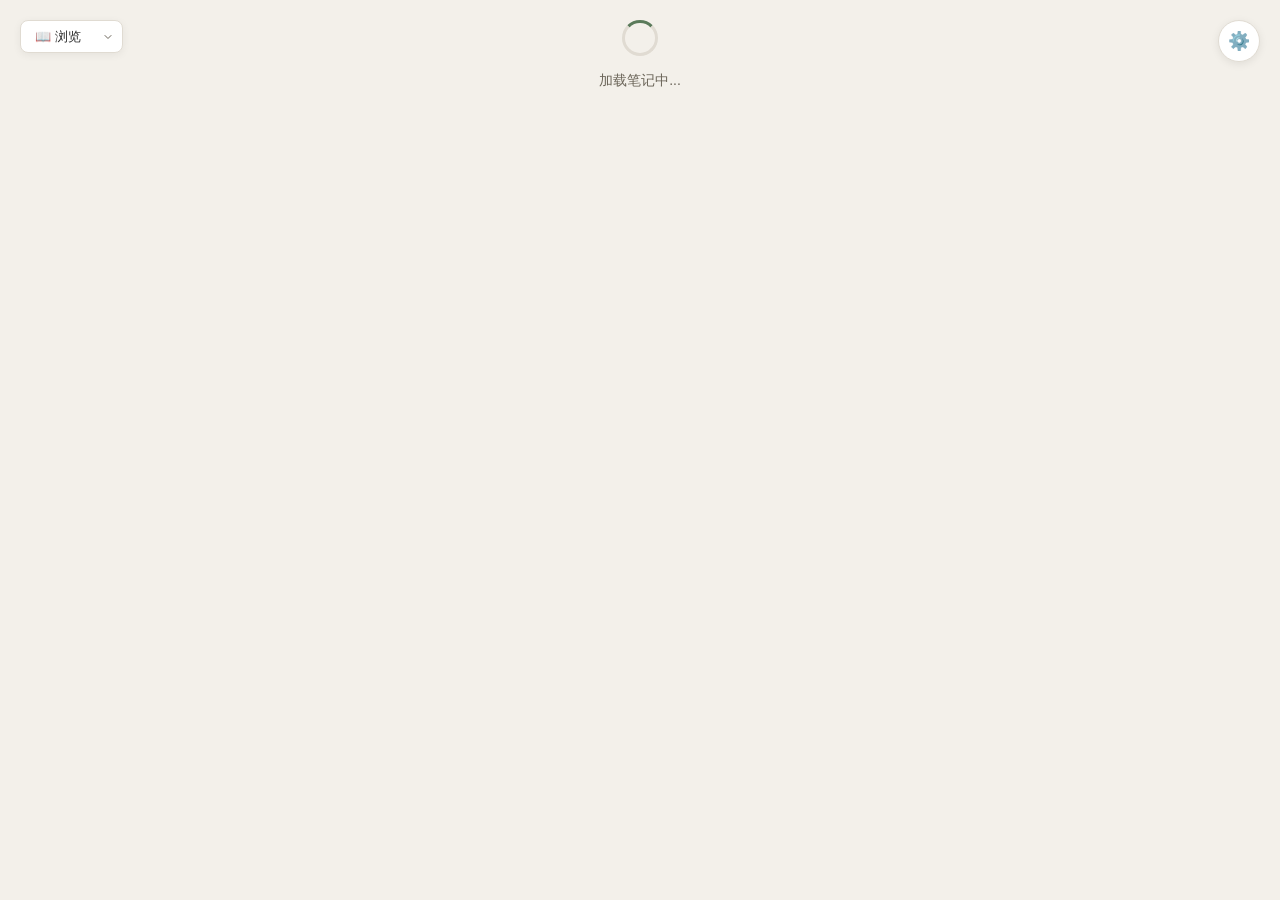
<file: newtab/index.html>
<!DOCTYPE html>
<html lang="zh-CN">
<head>
  <meta charset="UTF-8" />
  <meta name="viewport" content="width=device-width, initial-scale=1.0" />
  <title>新标签页</title>
  <link rel="stylesheet" href="style.css" />
</head>
<body>

  <!-- ========== 模式切换 ========== -->
  <div class="mode-select-wrap">
    <select id="modeSelect">
      <option value="browse">📖 浏览</option>
      <option value="qa">🤔 问答</option>
      <option value="choice">📝 选择题</option>
    </select>
  </div>

  <!-- ========== 加载状态 ========== -->
  <div id="state-loading" class="state active">
    <div class="spinner"></div>
    <p class="state-hint">加载笔记中...</p>
  </div>

  <!-- ========== 笔记展示 ========== -->
  <div id="state-display" class="state">
    <div class="state-scroll">
      <div class="card" id="card">
        <div class="card-quote-mark">"</div>
        <p class="card-content" id="noteContent"></p>
        <div class="card-source" id="noteSource"></div>
        <div class="actions">
          <button class="btn" id="btnCopy" title="复制笔记">
            <svg width="18" height="18" viewBox="0 0 24 24" fill="none" stroke="currentColor" stroke-width="2" stroke-linecap="round" stroke-linejoin="round"><rect x="9" y="9" width="13" height="13" rx="2" ry="2"/><path d="M5 15H4a2 2 0 0 1-2-2V4a2 2 0 0 1 2-2h9a2 2 0 0 1 2 2v1"/></svg>
            复制
          </button>
          <button class="btn" id="btnPrev" title="上一条">
            <svg width="18" height="18" viewBox="0 0 24 24" fill="none" stroke="currentColor" stroke-width="2" stroke-linecap="round" stroke-linejoin="round"><polyline points="15 18 9 12 15 6"/></svg>
            上一条
          </button>
          <button class="btn btn-primary" id="btnNext" title="下一条">
            <svg width="18" height="18" viewBox="0 0 24 24" fill="none" stroke="currentColor" stroke-width="2" stroke-linecap="round" stroke-linejoin="round"><polyline points="9 18 15 12 9 6"/></svg>
            下一条
          </button>
          <button class="btn btn-danger" id="btnDelete" title="删除此笔记">
            <svg width="18" height="18" viewBox="0 0 24 24" fill="none" stroke="currentColor" stroke-width="2" stroke-linecap="round" stroke-linejoin="round"><polyline points="3 6 5 6 21 6"/><path d="M19 6v14a2 2 0 0 1-2 2H7a2 2 0 0 1-2-2V6m3 0V4a2 2 0 0 1 2-2h4a2 2 0 0 1 2 2v2"/></svg>
            删除
          </button>
        </div>
      </div>
    </div>
    <div class="footer-info" id="footerInfo"></div>
    <div id="coverage-browse" class="coverage-panel"></div>
  </div>

  <!-- ========== 空状态 ========== -->
  <div id="state-empty" class="state">
    <div class="empty-icon">
      <svg width="64" height="64" viewBox="0 0 24 24" fill="none" stroke="currentColor" stroke-width="1.2" stroke-linecap="round" stroke-linejoin="round"><path d="M2 3h6a4 4 0 0 1 4 4v14a3 3 0 0 0-3-3H2z"/><path d="M22 3h-6a4 4 0 0 0-4 4v14a3 3 0 0 1 3-3h7z"/></svg>
    </div>
    <h2 class="empty-title">还没有笔记</h2>
    <p class="empty-desc">导入你的微信读书笔记，开始在新标签页中回顾它们。</p>
    <a href="#" class="btn btn-primary" id="goToSettings">去导入笔记 →</a>
  </div>

  <!-- ========== 全被排除状态 ========== -->
  <div id="state-empty-filtered" class="state">
    <div class="empty-icon">
      <svg width="64" height="64" viewBox="0 0 24 24" fill="none" stroke="currentColor" stroke-width="1.2" stroke-linecap="round" stroke-linejoin="round"><line x1="4" y1="21" x2="4" y2="14"/><line x1="4" y1="10" x2="4" y2="3"/><line x1="12" y1="21" x2="12" y2="12"/><line x1="12" y1="8" x2="12" y2="3"/><line x1="20" y1="21" x2="20" y2="16"/><line x1="20" y1="12" x2="20" y2="3"/><line x1="1" y1="14" x2="7" y2="14"/><line x1="9" y1="8" x2="15" y2="8"/><line x1="17" y1="16" x2="23" y2="16"/></svg>
    </div>
    <h2 class="empty-title">所有笔记已被排除</h2>
    <p class="empty-desc">当前导入的笔记所属的书籍已被全部排除。前往设置调整排除列表。</p>
    <a href="#" class="btn btn-primary" id="goToSettingsFiltered">调整设置 →</a>
  </div>

  <!-- ========== QA 模式 ========== -->
  <div id="state-qa" class="state">
    <div class="state-scroll">
      <div class="qa-card">
        <div class="qa-source" id="qaSource"></div>
        <div class="qa-question" id="qaQuestion"></div>
        <button class="btn" id="qaShowAnswer" style="display:none;">点击展示答案</button>
        <div class="qa-answer" id="qaAnswer" style="display:none;"></div>
        <div class="qa-feedback" id="qaFeedback" style="display:none;"></div>
        <div class="actions">
          <button class="btn" id="qaPrev">上一条</button>
          <button class="btn btn-primary" id="qaNext">下一条</button>
        </div>
      </div>
    </div>
    <div id="coverage-qa" class="coverage-panel"></div>
  </div>

  <!-- ========== 选择题模式 ========== -->
  <div id="state-choice" class="state">
    <div class="state-scroll">
      <div class="qa-card">
        <div class="qa-source" id="choiceSource"></div>
        <div class="qa-question" id="choiceQuestion"></div>
        <div class="choice-options" id="choiceOptions"></div>
        <div class="choice-result" id="choiceResult" style="display:none;"></div>
        <div class="actions">
          <button class="btn" id="choicePrev">上一条</button>
          <button class="btn btn-primary" id="choiceNext">下一条</button>
        </div>
      </div>
    </div>
    <div id="coverage-choice" class="coverage-panel"></div>
  </div>

  <!-- ========== 所有数据源已关闭 ========== -->
  <div id="state-all-off" class="state">
    <div class="empty-card">
      <div class="empty-icon">🔇</div>
      <h2>所有数据源已关闭</h2>
      <p>前往设置页开启至少一个数据源</p>
      <a href="#" class="btn btn-primary" id="goToSettingsFromEmpty">前往设置</a>
    </div>
  </div>

  <!-- ========== Toast 通知 ========== -->
  <div id="toast" class="toast"></div>

  <!-- ========== 设置按钮 ========== -->
  <a href="#" class="settings-fab" id="fabSettings">⚙️</a>

  <script src="qa-mode.js"></script>
  <script src="app.js"></script>
</body>
</html>
</file>
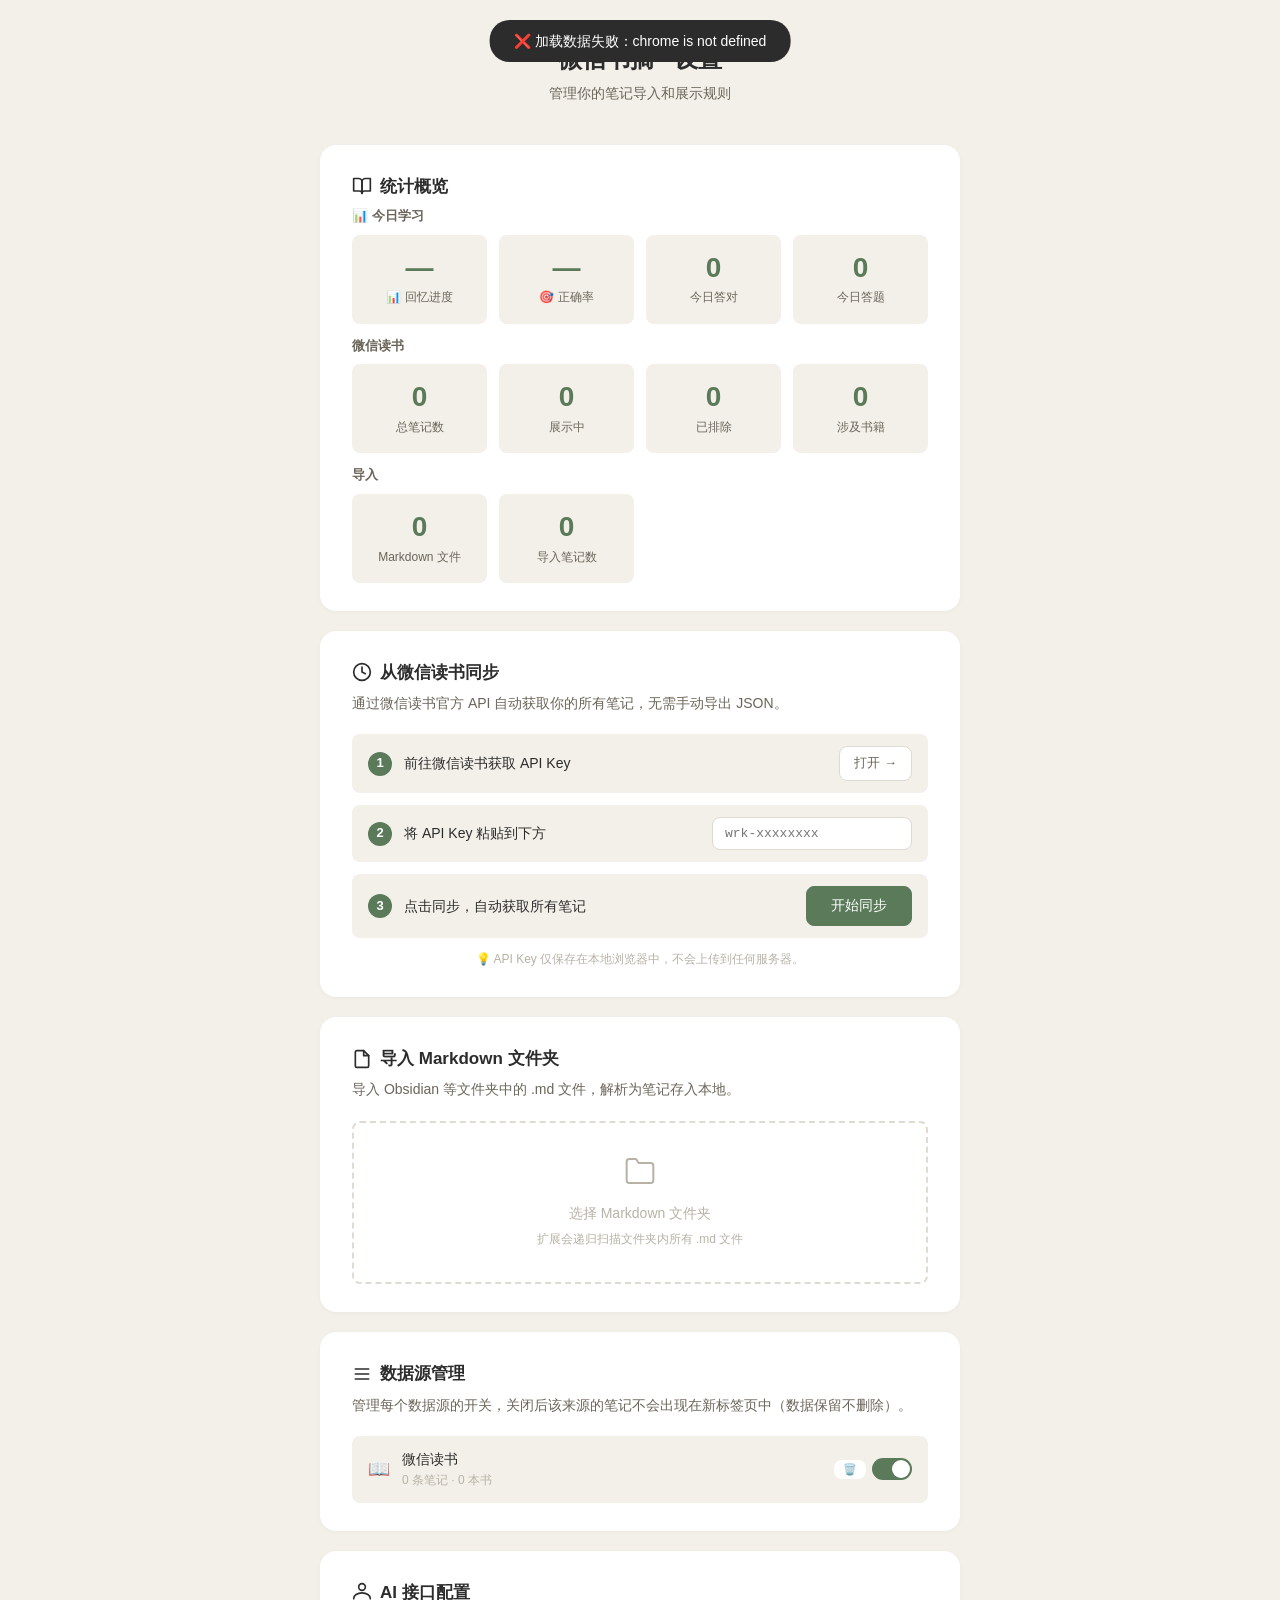
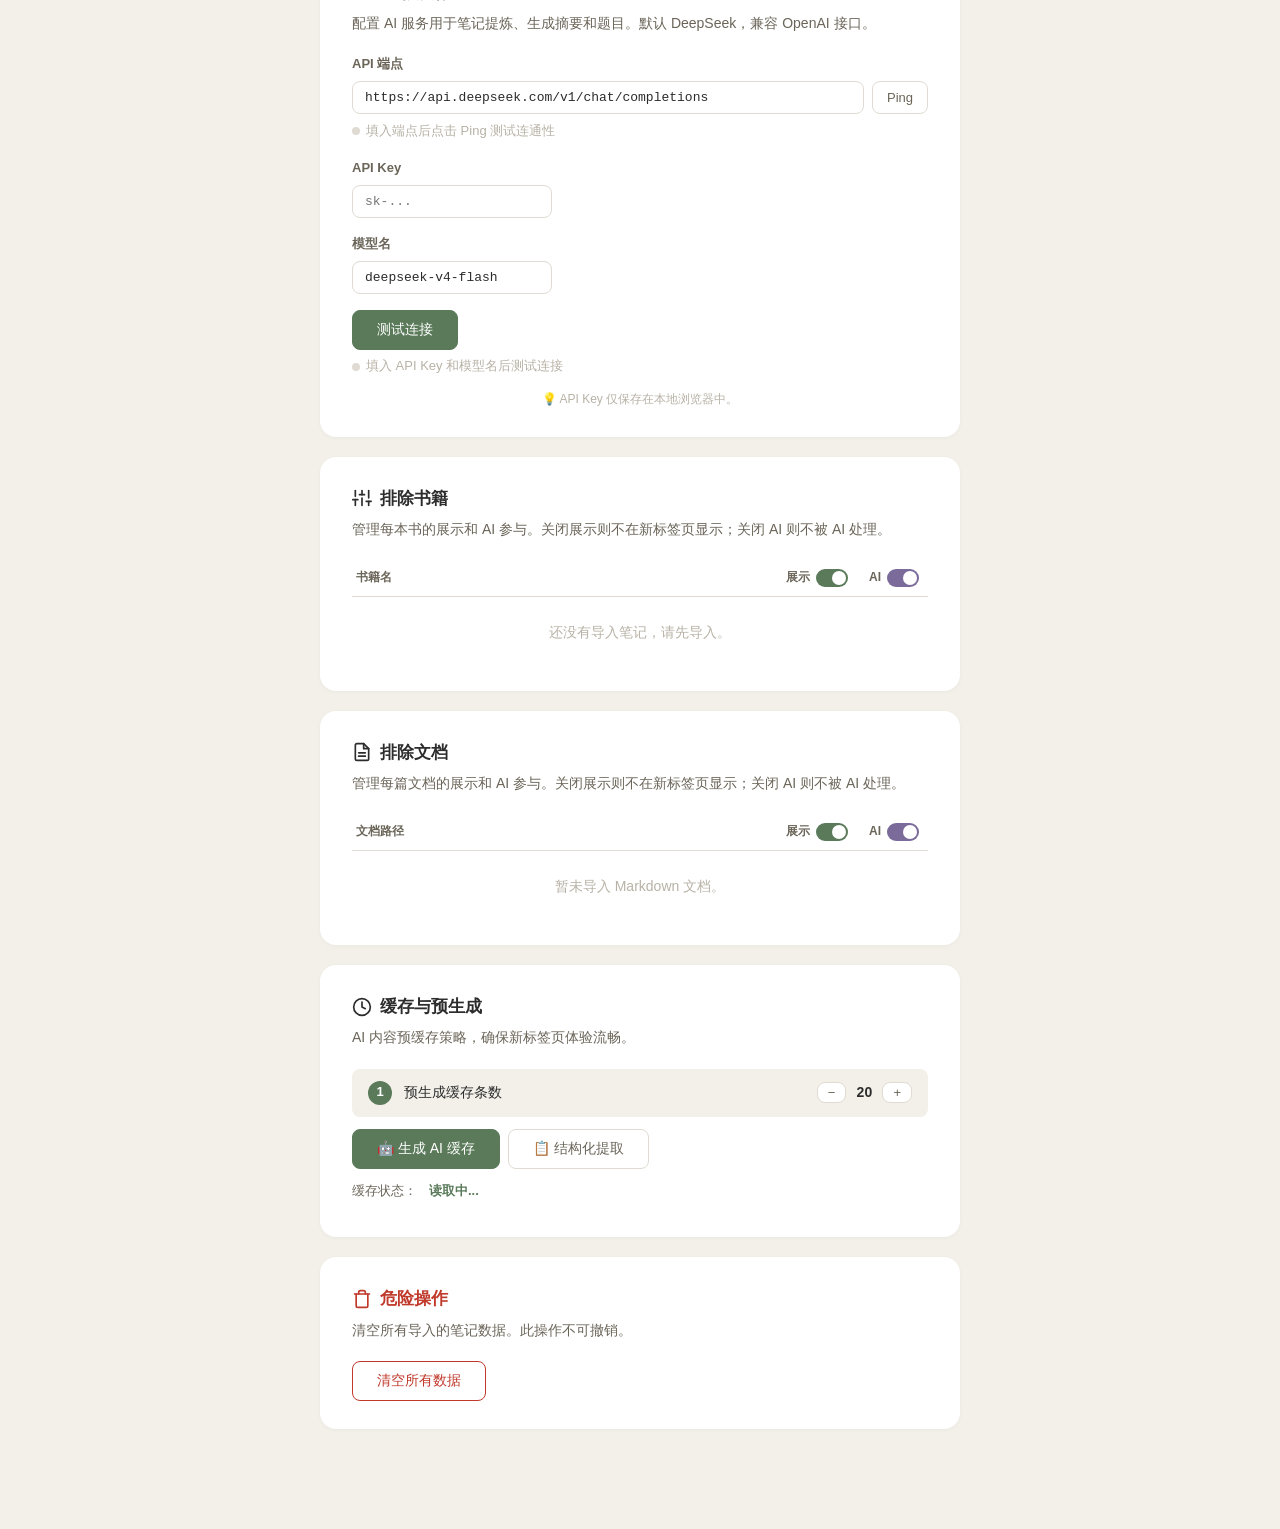
<file: settings/index.html>
<!DOCTYPE html>
<html lang="zh-CN">
<head>
  <meta charset="UTF-8" />
  <meta name="viewport" content="width=device-width, initial-scale=1.0" />
  <title>微信书摘 · 设置</title>
  <link rel="stylesheet" href="style.css" />
</head>
<body>
  <div class="container">

    <header class="header">
      <h1>微信书摘 · 设置</h1>
      <p class="subtitle">管理你的笔记导入和展示规则</p>
    </header>

    <!-- ===== 统计 ===== -->
    <section class="section" id="section-stats">
      <h2 class="section-title">
        <svg width="20" height="20" viewBox="0 0 24 24" fill="none" stroke="currentColor" stroke-width="2" stroke-linecap="round" stroke-linejoin="round"><path d="M2 3h6a4 4 0 0 1 4 4v14a3 3 0 0 0-3-3H2z"/><path d="M22 3h-6a4 4 0 0 0-4 4v14a3 3 0 0 1 3-3h7z"/></svg>
        统计概览
      </h2>

      <p style="font-size:13px;font-weight:600;color:var(--text-secondary);margin-bottom:8px;">📊 今日学习</p>
      <div class="stats-grid" id="statsGridLearning">
        <div class="stat-card"><span class="stat-num" id="statCoverage">—</span><span class="stat-label">📊 回忆进度</span></div>
        <div class="stat-card"><span class="stat-num" id="statMastery">—</span><span class="stat-label">🎯 正确率</span></div>
        <div class="stat-card"><span class="stat-num" id="statReviewCorrect">0</span><span class="stat-label">今日答对</span></div>
        <div class="stat-card"><span class="stat-num" id="statReviewTotal">0</span><span class="stat-label">今日答题</span></div>
      </div>

      <p style="font-size:13px;font-weight:600;color:var(--text-secondary);margin:12px 0 8px;">微信读书</p>
      <div class="stats-grid" id="statsGrid">
        <div class="stat-card"><span class="stat-num" id="statTotal">0</span><span class="stat-label">总笔记数</span></div>
        <div class="stat-card"><span class="stat-num" id="statActive">0</span><span class="stat-label">展示中</span></div>
        <div class="stat-card"><span class="stat-num" id="statExcluded">0</span><span class="stat-label">已排除</span></div>
        <div class="stat-card"><span class="stat-num" id="statBooks">0</span><span class="stat-label">涉及书籍</span></div>
      </div>

      <p style="font-size:13px;font-weight:600;color:var(--text-secondary);margin:12px 0 8px;">导入</p>
      <div class="stats-grid" id="statsGridImport">
        <div class="stat-card"><span class="stat-num" id="statMdFiles">0</span><span class="stat-label">Markdown 文件</span></div>
        <div class="stat-card"><span class="stat-num" id="statMdNotes">0</span><span class="stat-label">导入笔记数</span></div>
      </div>
    </section>

    <!-- ===== 从微信读书同步 ===== -->
    <section class="section" id="section-sync">
      <h2 class="section-title">
        <svg width="20" height="20" viewBox="0 0 24 24" fill="none" stroke="currentColor" stroke-width="2" stroke-linecap="round" stroke-linejoin="round"><circle cx="12" cy="12" r="10"/><path d="M12 6v6l4 2"/></svg>
        从微信读书同步
      </h2>
      <p class="section-desc">通过微信读书官方 API 自动获取你的所有笔记，无需手动导出 JSON。</p>

      <div class="sync-flow">
        <div class="sync-step">
          <span class="step-num">1</span>
          <span>前往微信读书获取 API Key</span>
          <a href="https://weread.qq.com/r/weread-skills" target="_blank" class="btn btn-small" id="btnOpenSkills">打开 →</a>
        </div>
        <div class="sync-step">
          <span class="step-num">2</span>
          <span>将 API Key 粘贴到下方</span>
          <input type="password" id="apiKeyInput" class="sync-input" placeholder="wrk-xxxxxxxx" spellcheck="false" />
        </div>
        <div class="sync-step">
          <span class="step-num">3</span>
          <span>点击同步，自动获取所有笔记</span>
          <button class="btn btn-primary" id="btnSync">开始同步</button>
        </div>
      </div>

      <div id="syncProgress" class="sync-progress" style="display:none;">
        <div class="sync-progress-bar">
          <div class="sync-progress-fill" id="syncProgressFill"></div>
        </div>
        <p class="sync-progress-text" id="syncProgressText">准备中...</p>
      </div>

      <div id="syncResult" class="import-result"></div>

      <p class="sync-hint">💡 API Key 仅保存在本地浏览器中，不会上传到任何服务器。</p>
    </section>

    <!-- ===== 导入 Markdown 文件夹 ===== -->
    <section class="section" id="section-md-import">
      <h2 class="section-title">
        <svg width="20" height="20" viewBox="0 0 24 24" fill="none" stroke="currentColor" stroke-width="2" stroke-linecap="round" stroke-linejoin="round"><path d="M14 2H6a2 2 0 0 0-2 2v16a2 2 0 0 0 2 2h12a2 2 0 0 0 2-2V8z"/><polyline points="14 2 14 8 20 8"/></svg>
        导入 Markdown 文件夹
      </h2>
      <p class="section-desc">导入 Obsidian 等文件夹中的 .md 文件，解析为笔记存入本地。</p>
      <div class="upload-area" id="folderPicker">
        <svg width="32" height="32" viewBox="0 0 24 24" fill="none" stroke="currentColor" stroke-width="1.5" stroke-linecap="round" stroke-linejoin="round"><path d="M22 19a2 2 0 0 1-2 2H4a2 2 0 0 1-2-2V5a2 2 0 0 1 2-2h5l2 3h9a2 2 0 0 1 2 2z"/></svg>
        <p>选择 Markdown 文件夹</p>
        <span style="font-size:12px;color:var(--text-tertiary);">扩展会递归扫描文件夹内所有 .md 文件</span>
      </div>
      <div id="mdImportResult" class="import-result" style="display:none;margin-top:8px;"></div>
    </section>

    <!-- ===== 数据源管理 ===== -->
    <section class="section" id="section-sources">
      <h2 class="section-title">
        <svg width="20" height="20" viewBox="0 0 24 24" fill="none" stroke="currentColor" stroke-width="2" stroke-linecap="round" stroke-linejoin="round"><path d="M4 6h16M4 12h16M4 18h16"/></svg>
        数据源管理
      </h2>
      <p class="section-desc">管理每个数据源的开关，关闭后该来源的笔记不会出现在新标签页中（数据保留不删除）。</p>
      <div class="source-list" id="sourceList">
        <div class="source-item">
          <span class="source-icon">📖</span>
          <div class="source-info">
            <div class="source-name">微信读书</div>
            <div class="source-meta" id="sourceMetaWeread">0 条笔记 · 0 本书</div>
          </div>
          <div style="display:flex;align-items:center;gap:6px;">
            <button class="btn btn-small" data-delname="微信读书" style="color:var(--danger);padding:2px 8px;font-size:11px;border-color:transparent;">🗑️</button>
            <label class="toggle">
              <input type="checkbox" class="source-toggle" data-source="weread" checked />
              <span class="slider"></span>
            </label>
          </div>
        </div>
      </div>
      <p class="source-status" id="sourceIndicator" style="display:none;"></p>
    </section>

    <!-- ===== AI 接口配置 ===== -->
    <section class="section" id="section-ai">
      <h2 class="section-title">
        <svg width="20" height="20" viewBox="0 0 24 24" fill="none" stroke="currentColor" stroke-width="2" stroke-linecap="round" stroke-linejoin="round"><path d="M12 2a4 4 0 1 0 0 8 4 4 0 0 0 0-8z"/><path d="M2 20c0-4 4.5-7 10-7s10 3 10 7"/></svg>
        AI 接口配置
      </h2>
      <p class="section-desc">配置 AI 服务用于笔记提炼、生成摘要和题目。默认 DeepSeek，兼容 OpenAI 接口。</p>
      <div class="field-group">
        <label class="field-label">API 端点</label>
        <div class="field-row">
          <input type="text" class="sync-input" id="aiEndpoint" value="https://api.deepseek.com/v1/chat/completions" placeholder="https://api.deepseek.com/v1/chat/completions" />
          <button class="btn btn-small" id="btnPing">Ping</button>
        </div>
        <div class="status-line"><span class="status-dot idle" id="endpointDot"></span><span class="status-text idle" id="endpointText">填入端点后点击 Ping 测试连通性</span></div>
      </div>
      <div class="field-group">
        <label class="field-label">API Key</label>
        <input type="password" class="sync-input" id="aiApiKey" placeholder="sk-..." />
      </div>
      <div class="field-group">
        <label class="field-label">模型名</label>
        <input type="text" class="sync-input" id="aiModel" value="deepseek-v4-flash" placeholder="deepseek-chat, gpt-4o-mini" />
      </div>
      <button class="btn btn-primary" id="btnTestAi">测试连接</button>
      <div class="status-line"><span class="status-dot idle" id="testDot"></span><span class="status-text idle" id="testText">填入 API Key 和模型名后测试连接</span></div>
      <div id="aiTestResult" class="import-result" style="display:none;margin-top:8px;"></div>
      <p class="sync-hint" style="margin-top:12px;">💡 API Key 仅保存在本地浏览器中。</p>
    </section>

    <!-- ===== 排除书籍 ===== -->
    <section class="section" id="section-exclude">
      <h2 class="section-title">
        <svg width="20" height="20" viewBox="0 0 24 24" fill="none" stroke="currentColor" stroke-width="2" stroke-linecap="round" stroke-linejoin="round"><line x1="4" y1="21" x2="4" y2="14"/><line x1="4" y1="10" x2="4" y2="3"/><line x1="12" y1="21" x2="12" y2="12"/><line x1="12" y1="8" x2="12" y2="3"/><line x1="20" y1="21" x2="20" y2="16"/><line x1="20" y1="12" x2="20" y2="3"/><line x1="1" y1="14" x2="7" y2="14"/><line x1="9" y1="8" x2="15" y2="8"/><line x1="17" y1="16" x2="23" y2="16"/></svg>
        排除书籍
      </h2>
      <p class="section-desc">管理每本书的展示和 AI 参与。关闭展示则不在新标签页显示；关闭 AI 则不被 AI 处理。</p>
      <div class="exclude-header">
        <span class="exclude-h-name">书籍名</span>
        <span class="exclude-h-label">
          <span>展示</span>
          <label class="toggle toggle-sm" title="全部开关">
            <input type="checkbox" id="masterDisplayBook" checked />
            <span class="slider"></span>
          </label>
        </span>
        <span class="exclude-h-label ai">
          <span>AI</span>
          <label class="toggle toggle-ai toggle-sm" title="全部开关">
            <input type="checkbox" id="masterAiBook" checked />
            <span class="slider"></span>
          </label>
        </span>
      </div>
      <div id="bookList" class="book-list">
        <p class="no-data">还没有导入笔记，请先导入。</p>
      </div>
    </section>

    <!-- ===== 排除文档 ===== -->
    <section class="section" id="section-exclude-docs">
      <h2 class="section-title">
        <svg width="20" height="20" viewBox="0 0 24 24" fill="none" stroke="currentColor" stroke-width="2" stroke-linecap="round" stroke-linejoin="round"><path d="M14 2H6a2 2 0 0 0-2 2v16a2 2 0 0 0 2 2h12a2 2 0 0 0 2-2V8z"/><polyline points="14 2 14 8 20 8"/><line x1="16" y1="13" x2="8" y2="13"/><line x1="16" y1="17" x2="8" y2="17"/></svg>
        排除文档
      </h2>
      <p class="section-desc">管理每篇文档的展示和 AI 参与。关闭展示则不在新标签页显示；关闭 AI 则不被 AI 处理。</p>
      <div class="exclude-header">
        <span class="exclude-h-name">文档路径</span>
        <span class="exclude-h-label">
          <span>展示</span>
          <label class="toggle toggle-sm" title="全部开关">
            <input type="checkbox" id="masterDisplayDoc" checked />
            <span class="slider"></span>
          </label>
        </span>
        <span class="exclude-h-label ai">
          <span>AI</span>
          <label class="toggle toggle-ai toggle-sm" title="全部开关">
            <input type="checkbox" id="masterAiDoc" checked />
            <span class="slider"></span>
          </label>
        </span>
      </div>
      <div id="docList" class="book-list">
        <p class="no-data">暂未导入 Markdown 文档。</p>
      </div>
    </section>

    <!-- ===== 缓存与预生成 ===== -->
    <section class="section" id="section-cache">
      <h2 class="section-title">
        <svg width="20" height="20" viewBox="0 0 24 24" fill="none" stroke="currentColor" stroke-width="2" stroke-linecap="round" stroke-linejoin="round"><circle cx="12" cy="12" r="10"/><polyline points="12 6 12 12 16 14"/></svg>
        缓存与预生成
      </h2>
      <p class="section-desc">AI 内容预缓存策略，确保新标签页体验流畅。</p>
      <div class="sync-flow">
        <div class="sync-step">
          <span class="step-num">1</span>
          <span>预生成缓存条数</span>
          <div style="display:flex;align-items:center;gap:8px;margin-left:auto;">
            <button class="btn btn-small" id="cacheDec" style="padding:2px 10px;">−</button>
            <span id="cacheCount" style="font-weight:600;min-width:20px;text-align:center;">20</span>
            <button class="btn btn-small" id="cacheInc" style="padding:2px 10px;">+</button>
          </div>
        </div>
      </div>
      <div style="display:flex;gap:8px;margin-top:12px;">
        <button class="btn btn-primary" id="btnGenCache">🤖 生成 AI 缓存</button>
        <button class="btn" id="btnStructExtract">📋 结构化提取</button>
        <button class="btn" id="btnStopCache" style="display:none;">⏹ 停止</button>
      </div>
      <div style="display:flex;align-items:center;gap:12px;margin-top:12px;font-size:13px;color:var(--text-secondary);">
        <span>缓存状态：</span>
        <span id="cacheStatus" style="font-weight:600;color:var(--accent);">读取中...</span>
      </div>
      <div id="cacheDetail" style="margin-top:8px;max-height:200px;overflow-y:auto;font-size:12px;color:var(--text-secondary);line-height:1.6;"></div>
      <div id="genProgress" class="sync-progress" style="display:none;margin-top:12px;">
        <div class="sync-progress-bar">
          <div class="sync-progress-fill" id="genProgressFill"></div>
        </div>
        <p class="sync-progress-text" id="genProgressText">准备中...</p>
      </div>
    </section>

    <!-- ===== 清空数据 ===== -->
    <section class="section section-danger">
      <h2 class="section-title" style="color: var(--danger);">
        <svg width="20" height="20" viewBox="0 0 24 24" fill="none" stroke="currentColor" stroke-width="2" stroke-linecap="round" stroke-linejoin="round"><polyline points="3 6 5 6 21 6"/><path d="M19 6v14a2 2 0 0 1-2 2H7a2 2 0 0 1-2-2V6m3 0V4a2 2 0 0 1 2-2h4a2 2 0 0 1 2 2v2"/></svg>
        危险操作
      </h2>
      <p class="section-desc">清空所有导入的笔记数据。此操作不可撤销。</p>
      <button class="btn btn-danger-outline" id="btnClearAll">清空所有数据</button>
    </section>

    <!-- ===== Toast ===== -->
    <div id="toast" class="toast"></div>

  </div>

  <script src="settings.js"></script>
  <script src="ai-config.js"></script>
  <script src="markdown-import.js"></script>
</body>
</html>
</file>
<file: newtab/style.css>
/* ============================================
   微信书摘 · 新标签页 — Style
   ============================================ */

/* ---- Reset & Base ---- */
*, *::before, *::after {
  margin: 0;
  padding: 0;
  box-sizing: border-box;
}

:root {
  --bg: #f3f0ea;
  --card-bg: #ffffff;
  --text: #2c2c2c;
  --text-secondary: #6b6559;
  --text-tertiary: #b8b2a6;
  --accent: #5a7a5a;
  --accent-hover: #4a6a4a;
  --accent-subtle: #e8f0e8;
  --danger: #c0392b;
  --danger-hover: #a93226;
  --danger-bg: #fdf2f0;
  --border: #e0dbd2;
  --shadow: 0 4px 24px rgba(0,0,0,0.06), 0 1px 4px rgba(0,0,0,0.04);
  --radius: 16px;
  --radius-sm: 8px;
  --font: "Inter", "SF Pro", "PingFang SC", "Hiragino Sans GB", "Noto Sans CJK SC", "Microsoft YaHei", sans-serif;
  --font-serif: "Lora", "Georgia", "Noto Serif CJK SC", "Source Han Serif SC", serif;
  --transition: 0.3s cubic-bezier(0.4, 0, 0.2, 1);
}

html, body {
  height: 100%;
  font-family: var(--font);
  background: var(--bg);
  color: var(--text);
  -webkit-font-smoothing: antialiased;
  overflow: hidden;
}

body {
  display: flex;
  flex-direction: column;
}

a {
  color: inherit;
  text-decoration: none;
}

/* ---- State Management ---- */
.state {
  display: none;
  flex-direction: column;
  align-items: center;
  flex: 1;
  width: 100vw;
  padding: 20px 24px;
  animation: fadeIn 0.4s ease;
  overflow-y: auto;
}

.state.active {
  display: flex;
}

/* 卡片容器：短内容居中占满，长内容自然撑大 */
.state-scroll {
  flex: 1 0 auto;
  display: flex;
  flex-direction: column;
  align-items: center;
  justify-content: center;
  width: 100%;
  max-width: 680px;
}

@keyframes fadeIn {
  from { opacity: 0; transform: translateY(8px); }
  to   { opacity: 1; transform: translateY(0); }
}

/* ---- Loading ---- */
.spinner {
  width: 36px;
  height: 36px;
  border: 3px solid var(--border);
  border-top-color: var(--accent);
  border-radius: 50%;
  animation: spin 0.8s linear infinite;
  margin-bottom: 16px;
}

@keyframes spin {
  to { transform: rotate(360deg); }
}

.state-hint {
  color: var(--text-secondary);
  font-size: 14px;
}

/* ---- Card ---- */
.card {
  position: relative;
  background: var(--card-bg);
  border-radius: var(--radius);
  box-shadow: var(--shadow);
  padding: 48px 40px 40px;
  max-width: 640px;
  width: 100%;
  transition: opacity var(--transition), transform var(--transition);
}

.card-exit {
  opacity: 0;
  transform: translateY(-12px) scale(0.98);
}

.card-exit-prev {
  opacity: 0;
  transform: translateY(12px) scale(0.98);
}

.card-enter {
  animation: cardEnter 0.35s ease forwards;
}

@keyframes cardEnter {
  from { opacity: 0; transform: translateY(12px) scale(0.98); }
  to   { opacity: 1; transform: translateY(0) scale(1); }
}

.card-quote-mark {
  position: absolute;
  top: 16px;
  left: 24px;
  font-family: var(--font-serif);
  font-size: 48px;
  line-height: 1;
  color: var(--accent);
  opacity: 0.25;
  pointer-events: none;
  user-select: none;
}

.card-content {
  font-family: var(--font-serif);
  font-size: 20px;
  line-height: 1.8;
  color: var(--text);
  word-break: break-word;
}
.card-content.plain {
  white-space: pre-wrap;
}

.card-source {
  margin-top: 24px;
  padding-top: 16px;
  border-top: 1px solid var(--border);
  font-size: 14px;
  color: var(--text-secondary);
  line-height: 1.6;
}

.card-source .book-name {
  font-weight: 600;
  color: var(--text);
}

.card-source .book-meta {
  font-size: 12px;
  color: var(--text-tertiary);
  margin-top: 2px;
}

/* ---- Actions ---- */
.actions {
  display: flex;
  gap: 12px;
  margin-top: 24px;
  align-items: center;
}

.btn {
  display: inline-flex;
  align-items: center;
  gap: 6px;
  padding: 10px 20px;
  border: 1px solid var(--border);
  border-radius: var(--radius-sm);
  background: var(--card-bg);
  color: var(--text-secondary);
  font-size: 14px;
  font-family: var(--font);
  cursor: pointer;
  transition: all var(--transition);
  user-select: none;
}

.btn:hover {
  border-color: var(--accent);
  color: var(--accent);
  background: #f8faf6;
}

.btn:active {
  transform: scale(0.97);
}

.btn:disabled {
  opacity: 0.35;
  cursor: default;
  pointer-events: none;
}

.btn-primary {
  border-color: var(--accent);
  background: var(--accent);
  color: #fff;
}

.btn-primary:hover {
  background: var(--accent-hover);
  border-color: var(--accent-hover);
  color: #fff;
}

.btn-danger:hover {
  border-color: var(--danger);
  color: var(--danger);
  background: #fdf2f0;
}

/* ---- Footer ---- */
.footer-info {
  flex-shrink: 0;
  padding: 12px 0 8px;
  font-size: 13px;
  color: var(--text-tertiary);
  text-align: center;
  cursor: default;
}

.footer-info a {
  color: var(--text-secondary);
  text-decoration: underline;
  text-underline-offset: 2px;
  text-decoration-color: var(--border);
  transition: color var(--transition);
}

.footer-info a:hover {
  color: var(--accent);
  text-decoration-color: var(--accent);
}

/* ---- Empty States ---- */
.empty-icon {
  color: var(--text-tertiary);
  margin-bottom: 16px;
  opacity: 0.6;
}

.empty-title {
  font-size: 22px;
  font-weight: 600;
  margin-bottom: 8px;
  color: var(--text);
}

.empty-desc {
  font-size: 15px;
  color: var(--text-secondary);
  text-align: center;
  line-height: 1.6;
  max-width: 340px;
  margin-bottom: 24px;
}

#state-empty .btn-primary,
#state-empty-filtered .btn-primary {
  border: none;
}

/* ---- Toast ---- */
.toast {
  position: fixed;
  bottom: 80px;
  left: 50%;
  transform: translateX(-50%) translateY(20px);
  background: var(--text);
  color: #fff;
  padding: 10px 24px;
  border-radius: 20px;
  font-size: 14px;
  opacity: 0;
  pointer-events: none;
  transition: all 0.3s ease;
  white-space: nowrap;
}

.toast.show {
  opacity: 1;
  transform: translateX(-50%) translateY(0);
}

/* ---- Confirmation Dialog (Delete) ---- */
.confirm-overlay {
  position: fixed;
  inset: 0;
  background: rgba(0,0,0,0.3);
  display: flex;
  align-items: center;
  justify-content: center;
  z-index: 100;
  animation: fadeIn 0.2s ease;
}

.confirm-dialog {
  background: var(--card-bg);
  border-radius: var(--radius);
  padding: 28px 32px;
  text-align: center;
  box-shadow: 0 8px 40px rgba(0,0,0,0.12);
  max-width: 360px;
  width: 90%;
}

.confirm-dialog p {
  font-size: 15px;
  line-height: 1.6;
  color: var(--text-secondary);
  margin-bottom: 20px;
}

.confirm-actions {
  display: flex;
  gap: 10px;
  justify-content: center;
}

/* ---- Responsive ---- */
/* ---- Dark Mode ---- */
@media (prefers-color-scheme: dark) {
  :root {
    --bg: #1a1a1e;
    --card-bg: #252529;
    --text: #e8e6e1;
    --text-secondary: #9e9a92;
    --text-tertiary: #6e6a62;
    --border: #35353a;
    --accent-subtle: #2a3a2a;
    --shadow: 0 4px 24px rgba(0,0,0,0.3), 0 1px 4px rgba(0,0,0,0.2);
  }
  .coverage-panel {
    background: transparent;
  }
  .qa-answer {
    background: #2a2a2e;
  }
  .choice-opt:hover {
    background: #2a2a2e;
  }
  .confirm-overlay {
    background: rgba(0,0,0,0.5);
  }
  .coverage-book-chip {
    background: #2a2a2e;
    border-color: #35353a;
    color: var(--text-secondary);
  }
  .coverage-book-chip.active {
    background: var(--accent);
    border-color: var(--accent);
    color: #fff;
  }
}

@media (max-width: 600px) {
  .card {
    padding: 36px 24px 32px;
  }
  .card-content {
    font-size: 18px;
    line-height: 1.7;
  }
  .actions {
    flex-wrap: wrap;
    justify-content: center;
  }
  .btn {
    padding: 8px 16px;
    font-size: 13px;
  }
}

/* ---- Mode Dropdown ---- */
.mode-select-wrap {
  position: fixed;
  top: 20px;
  left: 20px;
  z-index: 100;
}
#modeSelect {
  padding: 8px 14px;
  border: 1px solid var(--border);
  border-radius: var(--radius-sm);
  background: var(--card-bg);
  font-family: var(--font);
  font-size: 13px;
  color: var(--text);
  cursor: pointer;
  box-shadow: 0 2px 8px rgba(0,0,0,0.06);
  outline: none;
  transition: border-color 0.2s ease;
  -webkit-appearance: none;
  appearance: none;
  padding-right: 28px;
  background-image: url("data:image/svg+xml,%3Csvg xmlns='http://www.w3.org/2000/svg' width='12' height='12' viewBox='0 0 24 24' fill='none' stroke='%236b6559' stroke-width='2' stroke-linecap='round' stroke-linejoin='round'%3E%3Cpolyline points='6 9 12 15 18 9'/%3E%3C/svg%3E");
  background-repeat: no-repeat;
  background-position: right 8px center;
}
#modeSelect:hover {
  border-color: var(--accent);
}
#modeSelect:focus {
  border-color: var(--accent);
  box-shadow: 0 0 0 3px rgba(90,122,90,0.12);
}

/* ---- Serif font for titles ---- */
.card .book-name {
  font-family: "Noto Serif CJK SC", "Source Han Serif SC", Georgia, serif;
}

/* ---- QA/Choice Cards ---- */
.qa-card {
  max-width: 600px;
  margin: 0 auto;
  text-align: center;
}
.qa-card .btn {
  margin: 0 auto;
}
.qa-card .actions {
  justify-content: center;
  margin-top: 20px;
}
.qa-question {
  font-size: 20px;
  line-height: 1.7;
  margin-bottom: 24px;
  color: var(--text);
  padding: 0 16px;
}
.qa-answer {
  margin-top: 16px;
  padding: 16px 20px;
  background: #f8faf6;
  border-radius: 8px;
  font-size: 15px;
  line-height: 1.7;
  color: var(--text-secondary);
  text-align: left;
  white-space: pre-wrap;
}
.qa-feedback {
  margin-top: 12px;
  font-size: 14px;
}
.choice-options {
  display: flex;
  flex-direction: column;
  gap: 8px;
  margin-top: 16px;
}
.choice-opt {
  padding: 12px 16px;
  border: 1px solid var(--border);
  border-radius: 8px;
  background: var(--card-bg);
  cursor: pointer;
  font-size: 15px;
  font-family: var(--font);
  text-align: left;
  transition: all 0.15s ease;
}
.choice-opt:hover { border-color: var(--accent); background: #faf9f6; }
.choice-opt.correct { border-color: var(--accent); background: var(--accent-subtle); color: var(--accent-hover); }
.choice-opt.wrong { border-color: var(--danger); background: var(--danger-bg); color: var(--danger-hover); }
.choice-opt:disabled { cursor: default; opacity: 0.7; }
.choice-result {
  margin-top: 12px;
  font-size: 14px;
  padding: 10px;
  border-radius: 6px;
}

/* ---- Empty card for disabled sources ---- */
.empty-card {
  text-align: center;
  padding: 40px 20px;
}
.empty-icon { font-size: 48px; margin-bottom: 12px; }
.empty-card h2 { font-size: 20px; font-weight: 600; margin-bottom: 8px; }
.empty-card p { color: var(--text-secondary); font-size: 14px; margin-bottom: 20px; }

/* ---- Settings FAB ---- */
.settings-fab {
  position: fixed;
  top: 20px;
  right: 20px;
  width: 42px;
  height: 42px;
  border-radius: 50%;
  background: var(--card-bg);
  border: 1px solid var(--border);
  box-shadow: 0 2px 8px rgba(0,0,0,0.08);
  display: flex;
  align-items: center;
  justify-content: center;
  font-size: 18px;
  text-decoration: none;
  transition: all 0.2s ease;
  z-index: 100;
}
.settings-fab:hover {
  box-shadow: 0 4px 12px rgba(0,0,0,0.12);
  transform: scale(1.05);
  border-color: var(--accent);
}

/* ---- Markdown rendered content ---- */
#noteContent h3 { font-size: 17px; font-weight: 700; margin: 16px 0 8px; font-family: var(--font-serif); }
#noteContent h4 { font-size: 15px; font-weight: 600; margin: 12px 0 6px; }
#noteContent p { margin-bottom: 8px; line-height: 1.7; }
#noteContent ul { margin: 6px 0; padding-left: 20px; }
#noteContent li { margin-bottom: 4px; line-height: 1.6; }
#noteContent code {
  background: #e8e3da;
  padding: 1px 5px;
  border-radius: 3px;
  font-family: "SF Mono", "Menlo", "Consolas", monospace;
  font-size: 13px;
}
#noteContent pre {
  background: #f0ede7;
  border-radius: 6px;
  padding: 12px 14px;
  margin: 10px 0;
  overflow-x: auto;
}
#noteContent pre code {
  background: none;
  padding: 0;
  font-size: 13px;
  line-height: 1.6;
}
#noteContent blockquote {
  border-left: 3px solid var(--accent);
  padding: 6px 12px;
  margin: 8px 0;
  color: var(--text-secondary);
  font-style: italic;
  background: #f8faf6;
  border-radius: 0 4px 4px 0;
}
#noteContent strong { font-weight: 700; }
#noteContent em { font-style: italic; }
#noteContent a { color: var(--accent); text-decoration: underline; }

/* ---- Settings FAB ---- */
/* ---- QA/Choice source ---- */
.qa-source {
  margin-top: 16px;
  padding-top: 10px;
  font-size: 12px;
  color: var(--text-tertiary);
  text-align: center;
}

/* ---- Coverage Panel ---- */
.coverage-panel {
  width: 100%;
  padding: 3px 24px 10px;
  background: var(--card-bg);
  font-size: 12px;
  flex-shrink: 0;
}
.coverage-header {
  display: flex;
  justify-content: space-between;
  align-items: center;
  margin-bottom: 3px;
}
.coverage-title {
  font-weight: 600;
  color: var(--text);
  font-size: 12px;
}
.coverage-meta {
  font-size: 11px;
  color: var(--text-secondary);
}
.coverage-progress-wrap {
  display: flex;
  justify-content: space-between;
  align-items: center;
  margin-bottom: 2px;
}
.coverage-label {
  font-size: 11px;
  color: var(--text-secondary);
}
.coverage-label strong {
  display: inline-block;
  animation: numPop 0.35s cubic-bezier(0.34, 1.56, 0.64, 1) both;
}
.coverage-pct {
  font-size: 11px;
  font-weight: 600;
  color: var(--accent);
  display: inline-block;
  animation: numPop 0.35s cubic-bezier(0.34, 1.56, 0.64, 1) both;
}
@keyframes numPop {
  0% { transform: scale(0.5); opacity: 0.4; }
  40% { transform: scale(1.25); opacity: 1; }
  70% { transform: scale(0.9); }
  100% { transform: scale(1); opacity: 1; }
}
.coverage-bar-bg {
  height: 4px;
  background: var(--border);
  border-radius: 2px;
  overflow: hidden;
  margin-bottom: 6px;
}
.coverage-bar-fill {
  height: 100%;
  background: linear-gradient(90deg, var(--accent), #8ab88a);
  border-radius: 2px;
  position: relative;
  overflow: hidden;
  transition: width 0.35s ease;
}
.coverage-bar-fill::after {
  content: '';
  position: absolute;
  top: 0; left: 0; right: 0; bottom: 0;
  background: linear-gradient(90deg, transparent 0%, rgba(255,255,255,0.35) 50%, transparent 100%);
  animation: barShine 0.6s ease-out 0.15s both;
}
@keyframes barShine {
  0% { transform: translateX(-100%); }
  100% { transform: translateX(100%); }
}
.coverage-books {
  display: flex;
  gap: 4px;
  flex-wrap: wrap;
}
.coverage-book-chip {
  display: inline-flex;
  align-items: center;
  gap: 2px;
  padding: 3px 8px;
  border-radius: 10px;
  font-size: 10px;
  cursor: pointer;
  background: var(--card-bg);
  border: 1px solid var(--border);
  color: var(--text-secondary);
  transition: all 0.15s ease;
  user-select: none;
  flex-shrink: 0;
}
.coverage-book-chip.active {
  background: var(--accent);
  border-color: var(--accent);
  color: var(--card-bg);
  font-weight: 600;
}
.coverage-book-chip.weak {
  border-color: #f0d9b5;
}
.coverage-book-chip.all-books {
  color: var(--accent);
  background: var(--accent-subtle);
  border-color: #c8dcc8;
}
.coverage-books.expanded {
  max-height: 160px;
  overflow-y: auto;
}
</file>
<file: settings/style.css>
/* ============================================
   微信书摘 · 设置 — Style
   ============================================ */

*, *::before, *::after {
  margin: 0;
  padding: 0;
  box-sizing: border-box;
}

:root {
  --bg: #f3f0ea;
  --card-bg: #ffffff;
  --text: #2c2c2c;
  --text-secondary: #6b6559;
  --text-tertiary: #b8b2a6;
  --accent: #5a7a5a;
  --accent-hover: #4a6a4a;
  --danger: #c0392b;
  --danger-hover: #a93226;
  --border: #e0dbd2;
  --radius: 16px;
  --radius-sm: 8px;
  --font: -apple-system, BlinkMacSystemFont, "SF Pro", "PingFang SC", "Hiragino Sans GB", "Noto Sans CJK SC", "Microsoft YaHei", sans-serif;
  --accent-subtle: #e8f0e8;
  --danger-bg: #fdf2f0;
  --mono: "SF Mono", "Menlo", "Consolas", monospace;
  --transition: 0.25s cubic-bezier(0.4, 0, 0.2, 1);
  --max-w: 640px;
}

@media (prefers-color-scheme: dark) {
  :root {
    --bg: #1a1a1e;
    --card-bg: #252529;
    --text: #e8e6e1;
    --text-secondary: #9e9a92;
    --text-tertiary: #6e6a62;
    --border: #35353a;
    --accent-subtle: #2a3a2a;
    --danger-bg: #3a2020;
  }
  .import-result.success { background: #1e2e1e; }
  .import-result.error { background: #3a2020; }
  .sample-box { background: #1e1e22; }
  #jsonInput { background: #1e1e22; color: var(--text); }
}

body {
  font-family: var(--font);
  background: var(--bg);
  color: var(--text);
  -webkit-font-smoothing: antialiased;
  line-height: 1.6;
  padding: 40px 24px 80px;
}

.container {
  max-width: var(--max-w);
  margin: 0 auto;
}

/* ---- Header ---- */
.header {
  text-align: center;
  margin-bottom: 40px;
}

.header h1 {
  font-size: 24px;
  font-weight: 700;
  margin-bottom: 4px;
}

.subtitle {
  color: var(--text-secondary);
  font-size: 14px;
}

/* ---- Sections ---- */
.section {
  background: var(--card-bg);
  border-radius: var(--radius);
  padding: 28px 32px;
  margin-bottom: 20px;
  box-shadow: 0 1px 4px rgba(0,0,0,0.04);
}

.section-title {
  display: flex;
  align-items: center;
  gap: 8px;
  font-size: 17px;
  font-weight: 600;
  margin-bottom: 6px;
}

.section-desc {
  font-size: 14px;
  color: var(--text-secondary);
  margin-bottom: 20px;
}

/* ---- Upload Area ---- */
.upload-area {
  border: 2px dashed var(--border);
  border-radius: var(--radius-sm);
  padding: 32px;
  text-align: center;
  cursor: pointer;
  transition: all var(--transition);
  color: var(--text-tertiary);
}

.upload-area:hover {
  border-color: var(--accent);
  color: var(--accent);
  background: #f8faf6;
}

.upload-area.dragover {
  border-color: var(--accent);
  background: #f0f5ed;
  color: var(--accent);
}

.upload-area svg {
  margin-bottom: 8px;
}

.upload-area p {
  font-size: 14px;
}

/* ---- Divider ---- */
.divider {
  text-align: center;
  margin: 20px 0;
  color: var(--text-tertiary);
  font-size: 13px;
  position: relative;
}

.divider::before,
.divider::after {
  content: '';
  position: absolute;
  top: 50%;
  width: calc(50% - 24px);
  height: 1px;
  background: var(--border);
}

.divider::before { left: 0; }
.divider::after  { right: 0; }

/* ---- Paste Area ---- */
.label {
  display: block;
  font-size: 14px;
  font-weight: 500;
  margin-bottom: 8px;
  color: var(--text-secondary);
}

#jsonInput {
  width: 100%;
  padding: 12px 14px;
  border: 1px solid var(--border);
  border-radius: var(--radius-sm);
  font-family: var(--mono);
  font-size: 13px;
  line-height: 1.7;
  resize: vertical;
  background: #fafaf8;
  color: var(--text);
  transition: border-color var(--transition);
}

#jsonInput:focus {
  outline: none;
  border-color: var(--accent);
  box-shadow: 0 0 0 3px rgba(90,122,90,0.12);
}

.paste-actions {
  display: flex;
  align-items: center;
  gap: 16px;
  margin-top: 12px;
}

.sample-link {
  font-size: 13px;
  color: var(--text-tertiary);
  text-decoration: underline;
  text-underline-offset: 2px;
  transition: color var(--transition);
}

.sample-link:hover {
  color: var(--accent);
}

/* ---- Import Result ---- */
.import-result {
  margin-top: 12px;
  padding: 12px 16px;
  border-radius: var(--radius-sm);
  font-size: 14px;
  display: none;
}

.import-result.success {
  display: block;
  background: #f0f5ed;
  color: var(--accent-hover);
}

.import-result.error {
  display: block;
  background: #fdf2f0;
  color: var(--danger);
}

/* ---- Sample Format ---- */
.sample-box {
  margin-top: 16px;
  background: #fafaf8;
  border: 1px solid var(--border);
  border-radius: var(--radius-sm);
  padding: 16px;
  overflow-x: auto;
}

.sample-box pre {
  font-family: var(--mono);
  font-size: 13px;
  line-height: 1.7;
  white-space: pre;
}

.sample-box code {
  color: var(--text);
}

.sample-note {
  margin-top: 12px;
  font-size: 13px;
  color: var(--text-secondary);
  line-height: 1.7;
}

.sample-note code {
  background: #e8e3da;
  padding: 1px 5px;
  border-radius: 3px;
  font-family: var(--mono);
  font-size: 12px;
}

/* ---- Book List ---- */
.book-list {
  display: flex;
  flex-direction: column;
  gap: 4px;
}

.no-data {
  color: var(--text-tertiary);
  font-size: 14px;
  text-align: center;
  padding: 20px 0;
}

.book-item {
  display: flex;
  align-items: center;
  gap: 12px;
  padding: 10px 4px;
  border-bottom: 1px solid var(--border);
}
.book-item:last-child {
  border-bottom: none;
}
.book-item .book-info {
  flex: 1;
  min-width: 0;
}
.book-item .toggle-col {
  width: 70px;
  display: flex;
  justify-content: center;
  flex-shrink: 0;
}
.book-item .toggle-col.ai {
  width: 60px;
}

.book-info {
  display: flex;
  flex-direction: column;
}

.book-name {
  font-size: 15px;
  font-weight: 500;
}

.book-note-count {
  font-size: 12px;
  color: var(--text-tertiary);
  margin-top: 1px;
}

/* Toggle switch */
.toggle {
  position: relative;
  width: 40px;
  height: 22px;
  flex-shrink: 0;
  cursor: pointer;
}

.toggle input {
  opacity: 0;
  width: 0;
  height: 0;
}

.toggle .slider {
  position: absolute;
  inset: 0;
  background: var(--border);
  border-radius: 22px;
  transition: background var(--transition);
}

.toggle .slider::after {
  content: '';
  position: absolute;
  width: 18px;
  height: 18px;
  left: 2px;
  bottom: 2px;
  background: #fff;
  border-radius: 50%;
  transition: transform var(--transition);
}

.toggle input:checked + .slider {
  background: var(--accent);
}

.toggle input:checked + .slider::after {
  transform: translateX(18px);
}

/* ---- Stats ---- */
.stats-grid {
  display: grid;
  grid-template-columns: repeat(4, 1fr);
  gap: 12px;
}

.stat-card {
  text-align: center;
  padding: 16px 8px;
  background: var(--bg);
  border-radius: var(--radius-sm);
}

.stat-num {
  display: block;
  font-size: 28px;
  font-weight: 700;
  color: var(--accent);
  line-height: 1.2;
}

.stat-label {
  display: block;
  font-size: 12px;
  color: var(--text-secondary);
  margin-top: 4px;
}

/* ---- Buttons ---- */
.btn {
  display: inline-flex;
  align-items: center;
  gap: 6px;
  padding: 10px 24px;
  border: 1px solid var(--border);
  border-radius: var(--radius-sm);
  background: var(--card-bg);
  color: var(--text-secondary);
  font-size: 14px;
  font-family: var(--font);
  cursor: pointer;
  transition: all var(--transition);
  user-select: none;
}

.btn:hover {
  border-color: var(--accent);
  color: var(--accent);
}

.btn:active {
  transform: scale(0.97);
}

.btn-primary {
  border-color: var(--accent);
  background: var(--accent);
  color: #fff;
}

.btn-primary:hover {
  background: var(--accent-hover);
  border-color: var(--accent-hover);
  color: #fff;
}

.btn-danger-outline {
  border-color: var(--danger);
  color: var(--danger);
}

.btn-danger-outline:hover {
  background: var(--danger);
  color: #fff;
}

/* ---- Toast ---- */
.toast {
  position: fixed;
  top: 20px;
  left: 50%;
  transform: translateX(-50%) translateY(-20px);
  background: var(--text);
  color: #fff;
  padding: 10px 24px;
  border-radius: 20px;
  font-size: 14px;
  opacity: 0;
  pointer-events: none;
  transition: all 0.3s ease;
  white-space: nowrap;
  z-index: 200;
}

.toast.show {
  opacity: 1;
  transform: translateX(-50%) translateY(0);
}

/* ---- Sync Flow ---- */
.sync-flow {
  display: flex;
  flex-direction: column;
  gap: 12px;
}

.sync-step {
  display: flex;
  align-items: center;
  gap: 12px;
  padding: 12px 16px;
  background: var(--bg);
  border-radius: var(--radius-sm);
  font-size: 14px;
}

.step-num {
  width: 24px;
  height: 24px;
  border-radius: 50%;
  background: var(--accent);
  color: #fff;
  display: flex;
  align-items: center;
  justify-content: center;
  font-size: 13px;
  font-weight: 600;
  flex-shrink: 0;
}

.sync-step span:not(.step-num) {
  flex: 1;
  color: var(--text);
}

.sync-input {
  width: 200px;
  padding: 8px 12px;
  border: 1px solid var(--border);
  border-radius: var(--radius-sm);
  font-family: var(--mono);
  font-size: 13px;
  background: var(--card-bg);
  color: var(--text);
  transition: border-color var(--transition);
}

.sync-input:focus {
  outline: none;
  border-color: var(--accent);
  box-shadow: 0 0 0 3px rgba(90,122,90,0.12);
}

.btn-small {
  padding: 6px 14px;
  font-size: 13px;
  white-space: nowrap;
  text-decoration: none;
}

.sync-progress {
  margin-top: 16px;
}

.sync-progress-bar {
  height: 6px;
  background: var(--border);
  border-radius: 3px;
  overflow: hidden;
  margin-bottom: 8px;
}

.sync-progress-fill {
  height: 100%;
  background: var(--accent);
  border-radius: 3px;
  width: 0%;
  transition: width 0.3s ease;
}

.sync-progress-text {
  font-size: 13px;
  color: var(--text-secondary);
  text-align: center;
}

.sync-hint {
  margin-top: 12px;
  font-size: 12px;
  color: var(--text-tertiary);
  text-align: center;
}

/* ---- Responsive ---- */
@media (max-width: 600px) {
  body { padding: 24px 16px 60px; }
  .section { padding: 20px; }
  .stats-grid { grid-template-columns: repeat(2, 1fr); }
}

/* ---- Data Source List ---- */
.source-list {
  display: flex;
  flex-direction: column;
  gap: 4px;
}
.source-item {
  display: flex;
  align-items: center;
  gap: 12px;
  padding: 12px 16px;
  background: var(--bg);
  border-radius: var(--radius-sm);
}
.source-icon { flex-shrink: 0; font-size: 18px; line-height: 1; }
.source-info { flex: 1; min-width: 0; }
.source-name { font-size: 14px; font-weight: 500; }
.source-meta { font-size: 12px; color: var(--text-tertiary); margin-top: 1px; }
.source-status { display: none; font-size: 12px; padding: 8px 12px; border-radius: var(--radius-sm); margin-top: 10px; }
.source-status.show { display: block; }

/* ---- Status Indicators ---- */
.status-line {
  display: flex;
  align-items: center;
  gap: 6px;
  font-size: 13px;
  margin-top: 6px;
  min-height: 22px;
}
.status-dot {
  width: 8px; height: 8px;
  border-radius: 50%;
  flex-shrink: 0;
}
.status-dot.idle { background: var(--border); }
.status-dot.success { background: var(--accent); }
.status-dot.error { background: var(--danger); }
.status-text.idle { color: var(--text-tertiary); }
.status-text.success { color: var(--accent); }
.status-text.error { color: var(--danger); }

/* ---- Log viewer ---- */
#section-logs[open] { cursor: default; }
#section-logs summary { user-select: none; }
#section-logs[open] summary { margin-bottom: 4px; }
.log-entry { padding: 2px 0; }

/* ---- Field group (reuse sync-input pattern) ---- */
.field-group { margin-bottom: 16px; }
.field-group:last-of-type { margin-bottom: 20px; }
.field-label {
  display: block;
  font-size: 13px;
  font-weight: 600;
  color: var(--text-secondary);
  margin-bottom: 6px;
}
.field-row {
  display: flex;
  gap: 8px;
  align-items: stretch;
}
.field-row .sync-input { flex: 1; }

/* ---- AI Toggle (purple) ---- */
.toggle-ai input:checked + .slider {
  background: #7a6b9a;
}

/* ---- Small toggle for master headers ---- */
.toggle-sm {
  width: 32px !important;
  height: 18px !important;
}
.toggle-sm .slider::after {
  width: 14px !important;
  height: 14px !important;
}
.toggle-sm input:checked + .slider::after {
  transform: translateX(14px) !important;
}

/* ---- Exclude header ---- */
.exclude-header {
  display: flex;
  align-items: center;
  gap: 12px;
  padding: 8px 4px;
  margin-bottom: 4px;
  font-size: 12px;
  font-weight: 600;
  color: var(--text-secondary);
  border-bottom: 1px solid var(--border);
}
.exclude-h-name {
  flex: 1;
  min-width: 0;
}
.exclude-h-label {
  display: flex;
  align-items: center;
  gap: 6px;
  width: 70px;
  justify-content: center;
  flex-shrink: 0;
}
.exclude-h-label.ai {
  width: 60px;
}
</file>
